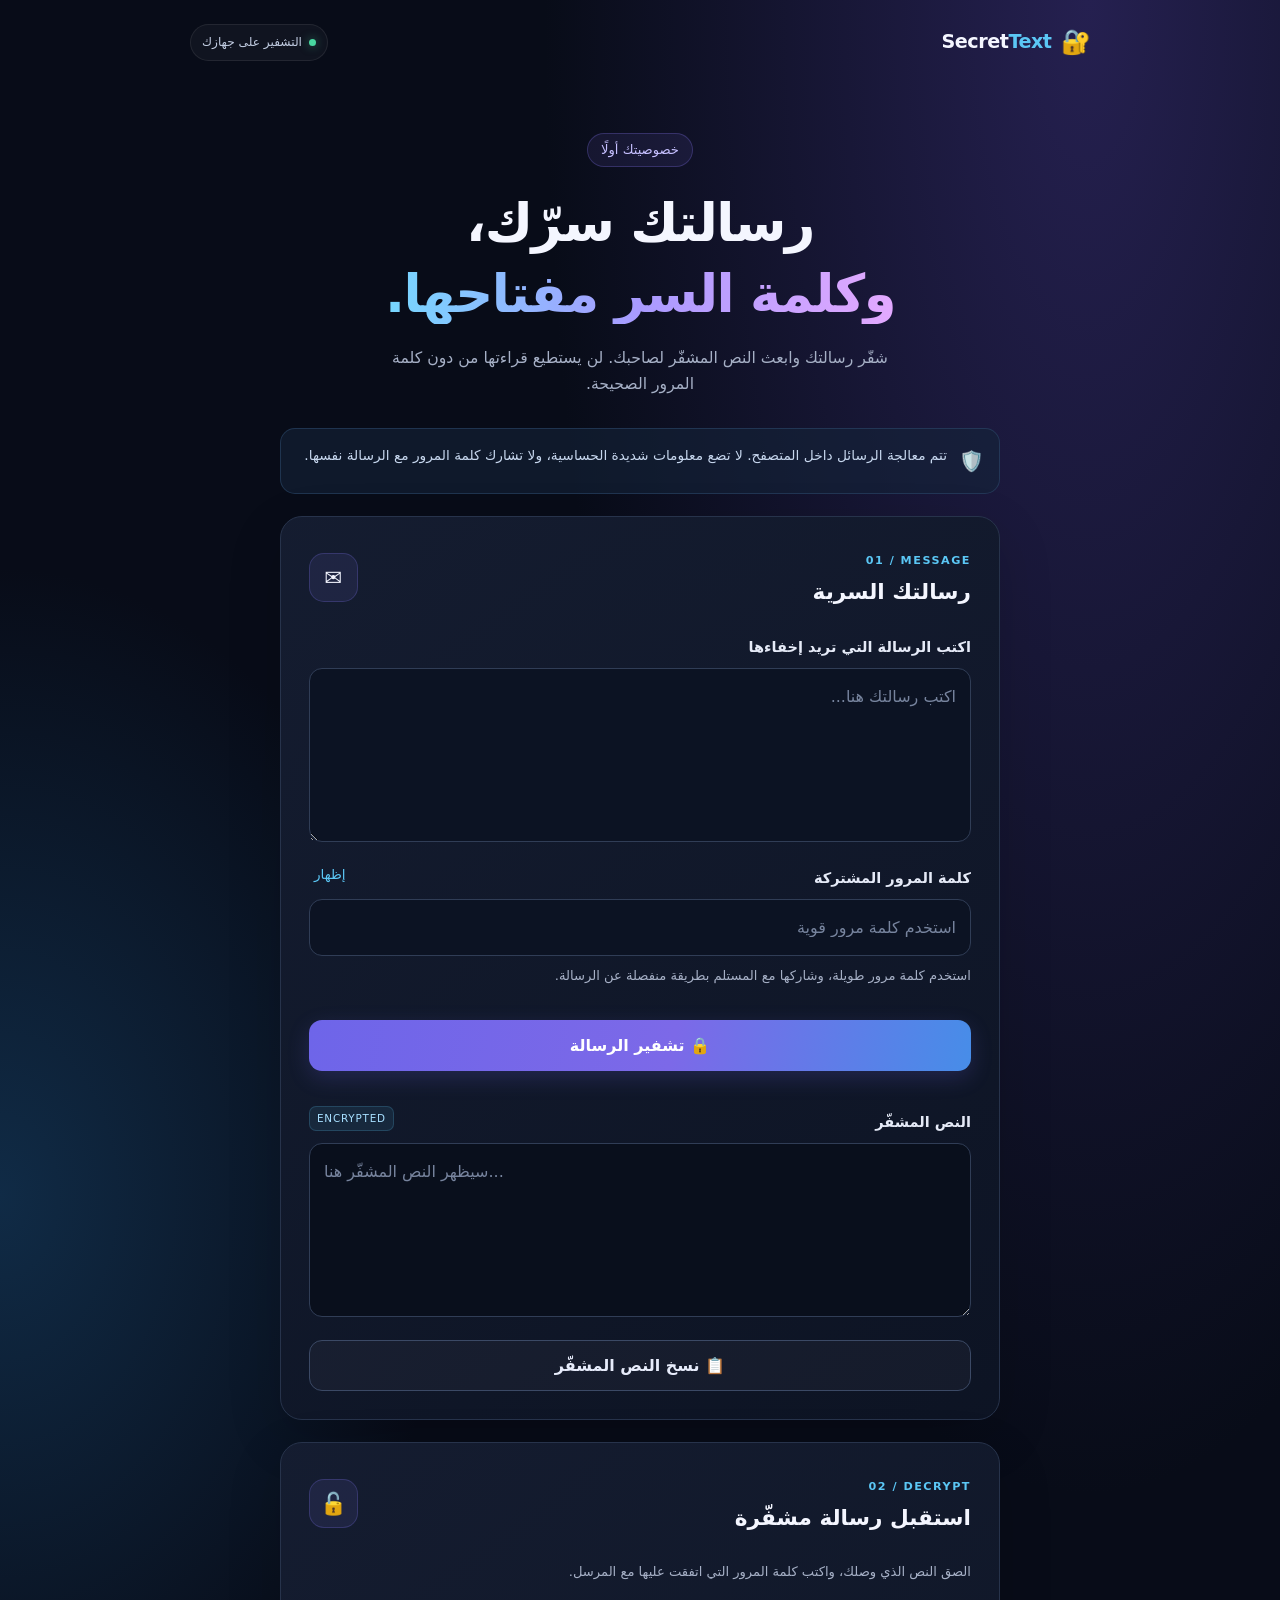
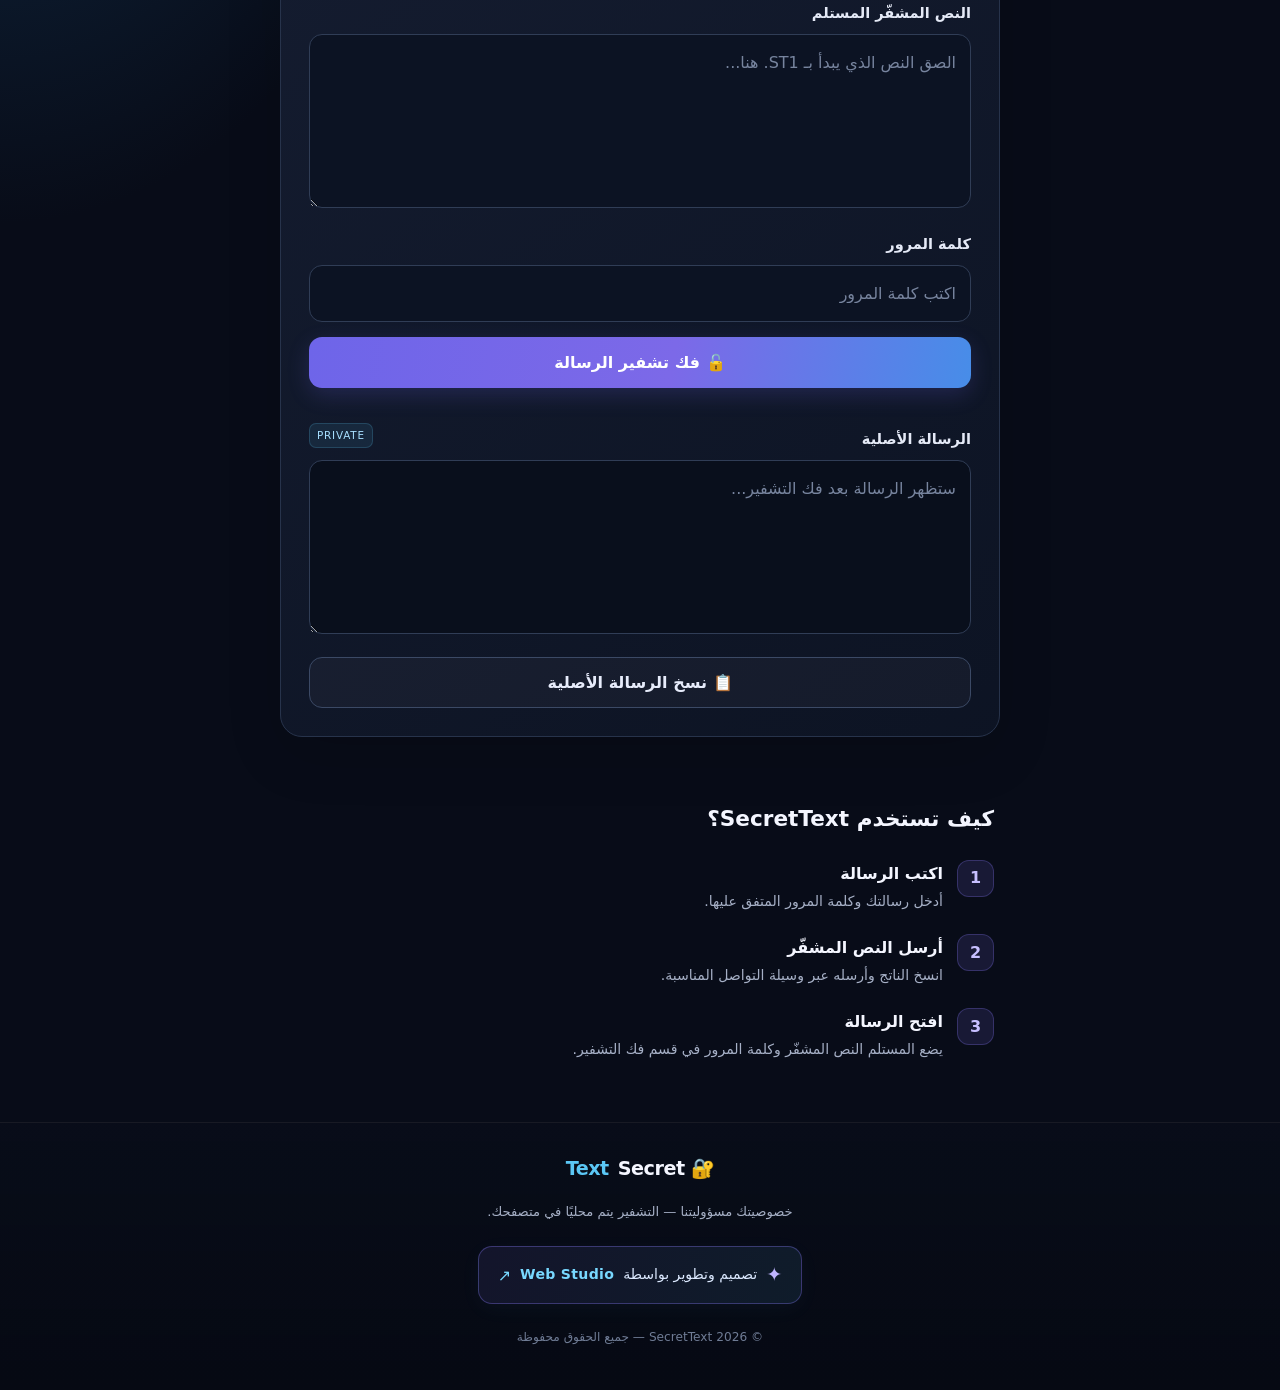
<file: index.html>
<!DOCTYPE html>
<html lang="ar" dir="rtl">
<head>
  <meta charset="UTF-8">
  <meta name="viewport" content="width=device-width, initial-scale=1.0">
  <meta name="theme-color" content="#0b1020">
  <meta name="description" content="SecretText - شفّر رسائلك الخاصة وفك تشفيرها بأمان من متصفحك.">

  <title>SecretText | رسائلك في أمان</title>

  <link rel="stylesheet" href="./style.css">
</head>

<body>
  <header class="topbar">
    <a class="brand" href="./">
      <span class="brand-icon">🔐</span>
      <span>Secret<span class="accent">Text</span></span>
    </a>

    <span class="secure-label">
      <span class="dot"></span>
      التشفير على جهازك
    </span>
  </header>

  <main class="container">

    <section class="hero">
      <div class="eyebrow">خصوصيتك أولًا</div>

      <h1>
        رسالتك سرّك،
        <br>
        <span class="gradient-text">وكلمة السر مفتاحها.</span>
      </h1>

      <p>
        شفّر رسالتك وابعث النص المشفّر لصاحبك.
        لن يستطيع قراءتها من دون كلمة المرور الصحيحة.
      </p>
    </section>

    <div class="notice">
      <span>🛡️</span>
      <p>
        تتم معالجة الرسائل داخل المتصفح.
        لا تضع معلومات شديدة الحساسية، ولا تشارك كلمة المرور مع الرسالة نفسها.
      </p>
    </div>

    <!-- قسم التشفير -->
    <section class="panel">
      <div class="panel-heading">
        <div>
          <span class="section-kicker">01 / MESSAGE</span>
          <h2>رسالتك السرية</h2>
        </div>

        <span class="round-icon">✉</span>
      </div>

      <label for="message">اكتب الرسالة التي تريد إخفاءها</label>

      <textarea
        id="message"
        rows="5"
        placeholder="اكتب رسالتك هنا..."
      ></textarea>

      <div class="field-row">
        <label for="password">كلمة المرور المشتركة</label>

        <button
          class="text-button"
          id="togglePassword"
          type="button"
        >
          إظهار
        </button>
      </div>

      <input
        id="password"
        type="password"
        autocomplete="new-password"
        placeholder="استخدم كلمة مرور قوية"
      >

      <p class="hint">
        استخدم كلمة مرور طويلة، وشاركها مع المستلم بطريقة منفصلة عن الرسالة.
      </p>

      <button
        id="encryptBtn"
        class="primary-button"
        type="button"
      >
        <span>🔒</span>
        تشفير الرسالة
      </button>

      <div
        id="encryptStatus"
        class="status"
        role="status"
        aria-live="polite"
      ></div>

      <div class="result-heading">
        <label for="encryptedOutput">النص المشفّر</label>
        <span class="mini-badge">ENCRYPTED</span>
      </div>

      <textarea
        id="encryptedOutput"
        rows="5"
        readonly
        placeholder="سيظهر النص المشفّر هنا..."
      ></textarea>

      <button
        id="copyBtn"
        class="secondary-button"
        type="button"
      >
        <span>📋</span>
        نسخ النص المشفّر
      </button>
    </section>

    <!-- قسم فك التشفير -->
    <section class="panel">
      <div class="panel-heading">
        <div>
          <span class="section-kicker">02 / DECRYPT</span>
          <h2>استقبل رسالة مشفّرة</h2>
        </div>

        <span class="round-icon">🔓</span>
      </div>

      <p class="panel-description">
        الصق النص الذي وصلك، واكتب كلمة المرور التي اتفقت عليها مع المرسل.
      </p>

      <label for="encryptedInput">النص المشفّر المستلم</label>

      <textarea
        id="encryptedInput"
        rows="5"
        placeholder="الصق النص الذي يبدأ بـ ST1. هنا..."
      ></textarea>

      <label for="decryptPassword">كلمة المرور</label>

      <input
        id="decryptPassword"
        type="password"
        autocomplete="off"
        placeholder="اكتب كلمة المرور"
      >

      <button
        id="decryptBtn"
        class="primary-button"
        type="button"
      >
        <span>🔓</span>
        فك تشفير الرسالة
      </button>

      <div
        id="decryptStatus"
        class="status"
        role="status"
        aria-live="polite"
      ></div>

      <div class="result-heading">
        <label for="decryptedOutput">الرسالة الأصلية</label>
        <span class="mini-badge">PRIVATE</span>
      </div>

      <textarea
        id="decryptedOutput"
        rows="5"
        readonly
        placeholder="ستظهر الرسالة بعد فك التشفير..."
      ></textarea>

      <button
        id="copyPlainBtn"
        class="secondary-button"
        type="button"
      >
        <span>📋</span>
        نسخ الرسالة الأصلية
      </button>
    </section>

    <!-- طريقة الاستخدام -->
    <section class="steps">
      <h2>كيف تستخدم SecretText؟</h2>

      <div class="step">
        <span class="step-number">1</span>
        <div>
          <strong>اكتب الرسالة</strong>
          <p>أدخل رسالتك وكلمة المرور المتفق عليها.</p>
        </div>
      </div>

      <div class="step">
        <span class="step-number">2</span>
        <div>
          <strong>أرسل النص المشفّر</strong>
          <p>انسخ الناتج وأرسله عبر وسيلة التواصل المناسبة.</p>
        </div>
      </div>

      <div class="step">
        <span class="step-number">3</span>
        <div>
          <strong>افتح الرسالة</strong>
          <p>يضع المستلم النص المشفّر وكلمة المرور في قسم فك التشفير.</p>
        </div>
      </div>
    </section>

  </main>

  <!-- تذييل الموقع -->
  <footer class="footer">
    <div class="brand footer-brand">
      🔐 Secret<span class="accent">Text</span>
    </div>

    <p>
      خصوصيتك مسؤوليتنا — التشفير يتم محليًا في متصفحك.
    </p>

    <a
      class="studio-link"
      href="https://webstudio2026.vercel.app/#"
      target="_blank"
      rel="noopener noreferrer"
      aria-label="زيارة موقع Web Studio"
    >
      <span class="studio-icon">✦</span>
      تصميم وتطوير بواسطة
      <strong>Web Studio</strong>
      <span class="external-icon">↗</span>
    </a>

    <p class="footer-small">
      © 2026 SecretText — جميع الحقوق محفوظة
    </p>
  </footer>

  <!-- تحميل JavaScript بعد تجهيز الصفحة -->
  <script src="./app.js" defer></script>
</body>
</html>
</file>
<file: style.css>
:root {
  --bg: #080c18;
  --panel: #11182a;
  --panel2: #0c1323;
  --border: #27334b;
  --text: #f4f6ff;
  --muted: #a6b0c6;
  --accent: #8b7cff;
  --blue: #5bc7f5;
  --green: #48d7a0;
  --danger: #ff7e91;
}

* {
  box-sizing: border-box;
}

html {
  scroll-behavior: smooth;
}

body {
  margin: 0;
  min-height: 100vh;
  color: var(--text);
  background:
    radial-gradient(ellipse at 85% 0%, #252050 0, transparent 34rem),
    radial-gradient(ellipse at 0% 40%, #102b46 0, transparent 28rem),
    var(--bg);
  font-family: system-ui, -apple-system, "Segoe UI", Tahoma, Arial, sans-serif;
  line-height: 1.7;
}

button,
input,
textarea {
  font: inherit;
}

button {
  cursor: pointer;
}

button:focus-visible,
input:focus-visible,
textarea:focus-visible,
.studio-link:focus-visible {
  outline: 2px solid var(--blue);
  outline-offset: 3px;
}

.topbar {
  width: min(100% - 32px, 900px);
  margin: auto;
  padding: 22px 0;
  display: flex;
  justify-content: space-between;
  align-items: center;
  gap: 12px;
}

.brand {
  display: inline-flex;
  align-items: center;
  gap: 9px;
  color: var(--text);
  text-decoration: none;
  font-size: 1.2rem;
  font-weight: 850;
  letter-spacing: -.5px;
}

.brand-icon {
  font-size: 1.5rem;
}

.accent {
  color: var(--blue);
}

.secure-label {
  display: inline-flex;
  align-items: center;
  gap: 7px;
  color: #c1cce1;
  font-size: .76rem;
  background: #ffffff09;
  border: 1px solid #ffffff14;
  border-radius: 30px;
  padding: 7px 11px;
}

.dot {
  width: 7px;
  height: 7px;
  background: var(--green);
  border-radius: 50%;
  box-shadow: 0 0 10px #48d7a080;
}

.container {
  width: min(100% - 32px, 720px);
  margin: auto;
}

.hero {
  text-align: center;
  padding: 48px 0 30px;
}

.eyebrow {
  display: inline-block;
  padding: 5px 13px;
  color: #c6c0ff;
  background: #8b7cff17;
  border: 1px solid #8b7cff40;
  border-radius: 30px;
  font-size: .82rem;
  margin-bottom: 12px;
}

.hero h1 {
  margin: 8px 0 15px;
  font-size: clamp(2rem, 8vw, 3.3rem);
  line-height: 1.35;
  letter-spacing: -1.5px;
}

.gradient-text {
  background: linear-gradient(90deg, #76d8ff, #a99aff, #e3a9ff);
  -webkit-background-clip: text;
  background-clip: text;
  color: transparent;
}

.hero > p {
  max-width: 510px;
  margin: auto;
  color: var(--muted);
  font-size: .98rem;
}

.notice {
  display: flex;
  align-items: flex-start;
  gap: 12px;
  margin: 0 0 22px;
  padding: 15px;
  background: #14243a99;
  border: 1px solid #31517480;
  border-radius: 15px;
}

.notice > span {
  font-size: 1.25rem;
}

.notice p {
  margin: 0;
  color: #c7d7ee;
  font-size: .86rem;
}

.panel {
  margin: 0 0 22px;
  padding: clamp(18px, 5vw, 28px);
  border: 1px solid var(--border);
  border-radius: 22px;
  background: linear-gradient(145deg, #151d31f5, #0d1424f5);
  box-shadow: 0 18px 55px #00000022;
}

.panel-heading {
  display: flex;
  justify-content: space-between;
  align-items: center;
  gap: 15px;
  margin-bottom: 24px;
}

.section-kicker {
  color: var(--blue);
  font-size: .7rem;
  font-weight: 800;
  letter-spacing: 1.5px;
  direction: ltr;
  display: inline-block;
}

.panel h2 {
  font-size: 1.35rem;
  margin: 2px 0 0;
}

.round-icon {
  width: 49px;
  height: 49px;
  flex: 0 0 49px;
  display: grid;
  place-items: center;
  border-radius: 15px;
  background: #8b7cff18;
  border: 1px solid #8b7cff38;
  font-size: 1.35rem;
}

label {
  display: block;
  color: #e5eaf7;
  font-weight: 700;
  font-size: .91rem;
  margin: 16px 0 8px;
}

textarea,
input {
  width: 100%;
  color: var(--text);
  background: var(--panel2);
  border: 1px solid #303d56;
  border-radius: 13px;
  padding: 14px;
  transition: border-color .2s, box-shadow .2s;
}

textarea {
  resize: vertical;
  min-height: 115px;
  line-height: 1.8;
}

textarea:focus,
input:focus {
  outline: none;
  border-color: var(--accent);
  box-shadow: 0 0 0 3px #8b7cff18;
}

textarea::placeholder,
input::placeholder {
  color: #77849e;
}

textarea[readonly] {
  background: #090f1c;
  direction: ltr;
  text-align: left;
  overflow-wrap: anywhere;
  word-break: break-all;
}

#decryptedOutput {
  direction: rtl;
  text-align: right;
  word-break: normal;
}

.field-row,
.result-heading {
  display: flex;
  justify-content: space-between;
  align-items: center;
  gap: 10px;
}

.field-row label,
.result-heading label {
  margin-bottom: 8px;
}

.text-button {
  border: 0;
  background: transparent;
  color: var(--blue);
  padding: 5px;
  font-size: .85rem;
}

.hint,
.panel-description {
  color: var(--muted);
  font-size: .82rem;
  margin: 9px 0 18px;
}

.primary-button,
.secondary-button {
  width: 100%;
  min-height: 51px;
  border-radius: 13px;
  font-weight: 800;
  margin-top: 15px;
  transition: transform .15s, opacity .15s, border-color .15s;
}

.primary-button {
  border: 0;
  color: #fff;
  background: linear-gradient(100deg, #6e65e9, #7c69e8 55%, #478de8);
  box-shadow: 0 7px 22px #6e65e933;
}

.secondary-button {
  background: #ffffff08;
  color: #e7ecfb;
  border: 1px solid #3b4965;
}

.primary-button:hover,
.secondary-button:hover {
  transform: translateY(-1px);
}

.primary-button:disabled,
.secondary-button:disabled {
  opacity: .55;
  cursor: wait;
  transform: none;
}

.result-heading {
  margin-top: 23px;
}

.mini-badge {
  color: #a7dfff;
  background: #5bc7f518;
  border: 1px solid #5bc7f530;
  border-radius: 7px;
  padding: 3px 7px;
  font-size: .65rem;
  letter-spacing: .8px;
  direction: ltr;
}

.status {
  display: none;
  margin-top: 12px;
  padding: 10px 12px;
  border-radius: 10px;
  font-size: .86rem;
  overflow-wrap: anywhere;
}

.status.show {
  display: block;
}

.status.success {
  color: #9cf0cb;
  background: #48d7a013;
  border: 1px solid #48d7a044;
}

.status.error {
  color: #ffb0bc;
  background: #ff7e9110;
  border: 1px solid #ff7e9144;
}

.status.info {
  color: #b8dfff;
  background: #5bc7f510;
  border: 1px solid #5bc7f533;
}

.steps {
  padding: 24px 6px 40px;
}

.steps h2 {
  font-size: 1.35rem;
  margin-bottom: 22px;
}

.step {
  display: flex;
  align-items: flex-start;
  gap: 14px;
  margin-bottom: 20px;
}

.step-number {
  width: 37px;
  height: 37px;
  display: grid;
  place-items: center;
  flex: 0 0 37px;
  border-radius: 12px;
  background: #8b7cff20;
  border: 1px solid #8b7cff42;
  color: #c7bfff;
  font-weight: 900;
}

.step strong {
  display: block;
  margin-bottom: 3px;
}

.step p {
  margin: 0;
  color: var(--muted);
  font-size: .88rem;
}

/* Footer */
.footer {
  border-top: 1px solid #ffffff12;
  text-align: center;
  padding: 30px 16px 35px;
  background: linear-gradient(180deg, #080d19cc, #060913);
}

.footer-brand {
  justify-content: center;
  margin-bottom: 8px;
}

.footer p {
  margin: 7px 0;
  color: var(--muted);
  font-size: .82rem;
}

.footer .footer-small {
  color: #6f7c95;
  font-size: .76rem;
  margin-top: 15px;
}

/* Web Studio link */
.studio-link {
  display: inline-flex;
  align-items: center;
  justify-content: center;
  flex-wrap: wrap;
  gap: 9px;
  margin: 16px auto 8px;
  padding: 12px 19px;
  max-width: 100%;
  border: 1px solid #8b7cff55;
  border-radius: 14px;
  background:
    linear-gradient(110deg, #8b7cff18, #5bc7f518);
  color: #dce9ff;
  text-decoration: none;
  font-size: .88rem;
  box-shadow: 0 5px 22px #5bc7f50a;
  transition:
    border-color .2s ease,
    background .2s ease,
    box-shadow .2s ease,
    transform .2s ease;
}

.studio-link strong {
  color: #78d8ff;
  letter-spacing: .3px;
  font-weight: 850;
}

.studio-icon {
  color: #c0b5ff;
  font-size: 1.2rem;
}

.external-icon {
  color: #78d8ff;
  font-size: 1rem;
  transition: transform .2s ease;
}

.studio-link:hover {
  border-color: #78d8ff;
  background:
    linear-gradient(110deg, #8b7cff30, #5bc7f530);
  box-shadow: 0 7px 25px #5bc7f51a;
  transform: translateY(-2px);
}

.studio-link:hover .external-icon {
  transform: translate(2px, -2px);
}

@media (max-width: 420px) {
  .topbar,
  .container {
    width: calc(100% - 22px);
  }

  .topbar {
    padding: 16px 0;
  }

  .secure-label {
    font-size: .68rem;
    padding: 6px 8px;
  }

  .hero {
    padding-top: 35px;
  }

  .panel {
    border-radius: 17px;
    padding: 17px 14px;
  }

  .studio-link {
    gap: 7px;
    padding: 11px 13px;
    font-size: .82rem;
  }
}

@media (prefers-reduced-motion: reduce) {
  *,
  *::before,
  *::after {
    scroll-behavior: auto !important;
    transition-duration: .01ms !important;
  }
}
</file>
